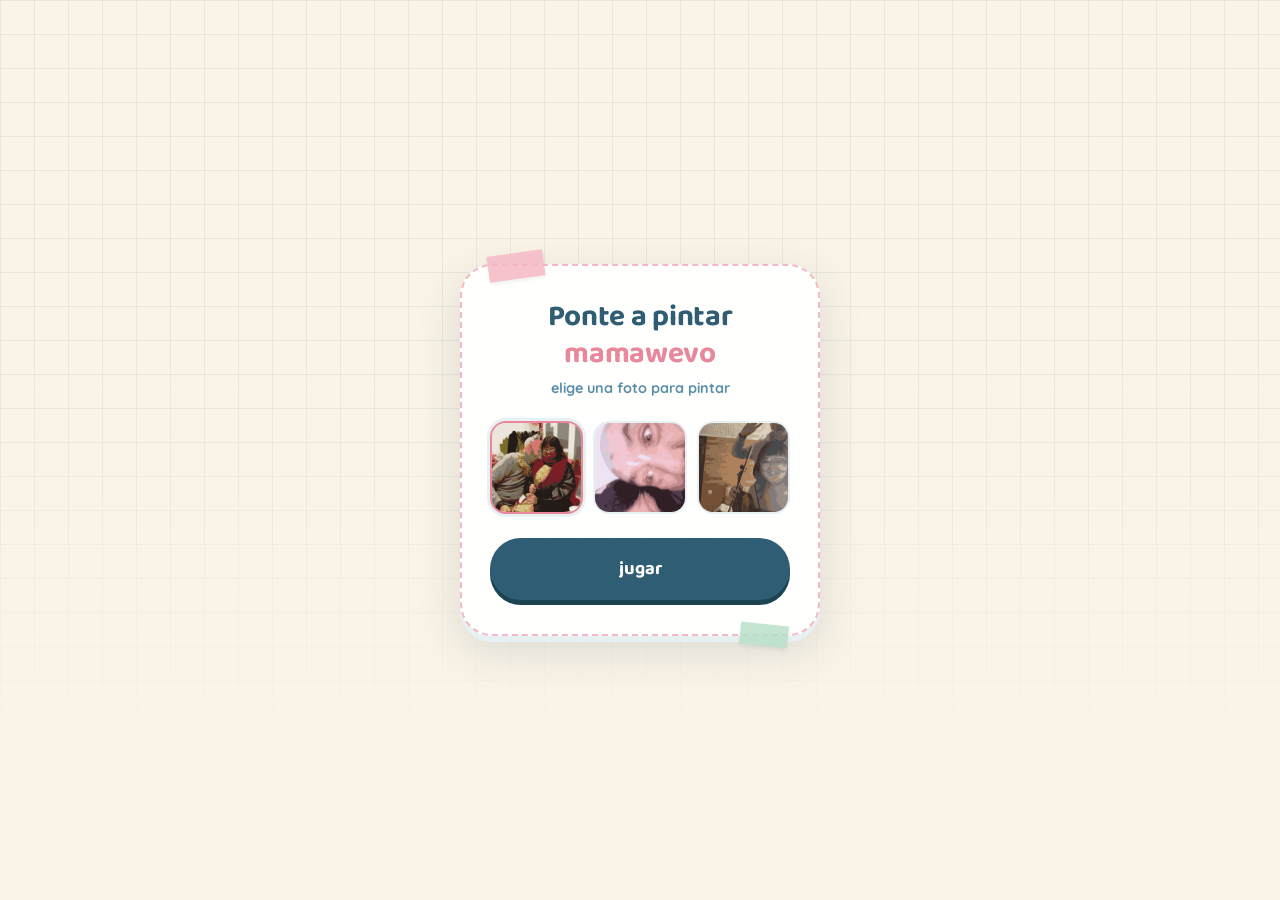
<file: game.html>
<!DOCTYPE html>
<html lang="es">
<head>
  <meta charset="UTF-8">
  <meta name="viewport" content="width=device-width, initial-scale=1.0">
  <title>Ponte a pintar mamawevo ✦</title>
  <link rel="preconnect" href="https://fonts.googleapis.com">
  <link rel="preconnect" href="https://fonts.gstatic.com" crossorigin>
  <link href="https://fonts.googleapis.com/css2?family=Baloo+2:wght@500;700;800&family=Quicksand:wght@500;600;700&display=swap" rel="stylesheet">
  <style>
    /* ══════════════════════════════════════════ RESET & TOKENS ══════════════════════════════════════════ */
    *, *::before, *::after { box-sizing: border-box; margin: 0; padding: 0; }
    :root {
      --blue-dark:  #2f5d73;
      --blue-mid:   #5b8fa8;
      --blue-light: #a9cbd6;
      --blue-pale:  #e7f1f3;
      --blue-ultra: #f7fbfb;
      --white:      #ffffff;
      --shadow:     rgba(47, 93, 115, 0.16);
      --cream:      #faf3e7;
      --cream-line: rgba(47, 93, 115, 0.08);
      --tape-pink:  #f4b8c4;
      --tape-mint:  #b9e0c9;
      --tape-yellow:#f6dd9b;
      --accent:     #e8889a;
      --font-display: 'Baloo 2', 'Segoe UI', sans-serif;
      --font-body:    'Quicksand', 'Segoe UI', sans-serif;
    }
    html, body { height: 100%; }
    body {
      font-family: var(--font-body);
      color: var(--blue-dark);
      overflow-x: hidden;
      position: relative;
      min-height: 100vh;
      /* fondo crema cálido y sólido, como una hoja de scrapbook,
         en vez de un degradado multicolor */
      background: var(--cream);
    }
    /* Capa de cuadrícula: un grid sutil de líneas tipo "papel cuadriculado"
       que se desvanece hacia la parte inferior de la pantalla. */
    body::before {
      content: '';
      position: fixed;
      inset: 0;
      z-index: 0;
      pointer-events: none;
      background-image:
        linear-gradient(var(--cream-line) 1px, transparent 1px),
        linear-gradient(90deg, var(--cream-line) 1px, transparent 1px);
      background-size: 34px 34px;
      -webkit-mask-image: linear-gradient(to bottom, rgba(0,0,0,1) 0%, rgba(0,0,0,1) 40%, rgba(0,0,0,0) 85%);
      mask-image: linear-gradient(to bottom, rgba(0,0,0,1) 0%, rgba(0,0,0,1) 40%, rgba(0,0,0,0) 85%);
    }
    /* Capa de chispitas: unas pocas estrellitas blancas con borde fino,
       sin glow exagerado, flotando despacio. */
    #sparkleLayer {
      position: fixed;
      inset: 0;
      z-index: 0;
      pointer-events: none;
      overflow: hidden;
    }
    .sparkle {
      position: absolute;
      color: #ffffff;
      -webkit-text-stroke: 1px rgba(47, 93, 115, 0.18);
      animation: sparkle-float linear infinite, sparkle-twinkle ease-in-out infinite;
      user-select: none;
    }
    @keyframes sparkle-float {
      from { transform: translateY(0); }
      to   { transform: translateY(-120vh); }
    }
    @keyframes sparkle-twinkle {
      0%, 100% { opacity: 0.25; transform: scale(0.85); }
      50% { opacity: 0.9; transform: scale(1.05); }
    }
    /* Todo el contenido real va por encima de las capas decorativas */
    .screen, #sparkleLayer + * { position: relative; z-index: 1; }
    .screen { position: relative; z-index: 1; }

    /* ══════════════════════════════════════════ SCREENS ══════════════════════════════════════════ */
    .screen {
      min-height: 100vh;
      display: flex;
      align-items: center;
      justify-content: center;
      padding: 1.5rem 1rem;
    }
    .screen.hidden { display: none !important; }

    /* ══════════════════════════════════════════ MENU SCREEN ══════════════════════════════════════════ */
    .menu-card {
      background: rgba(255,255,255,0.94);
      border-radius: 32px;
      border: 2.5px dashed var(--tape-pink);
      padding: 2.1rem 1.75rem;
      max-width: 360px;
      width: 100%;
      text-align: center;
      box-shadow: 0 6px 0 var(--blue-pale), 0 14px 44px var(--shadow);
      position: relative;
    }
    .menu-card::before {
      content: '';
      position: absolute;
      top: -13px;
      left: 26px;
      width: 56px;
      height: 26px;
      background: var(--tape-pink);
      opacity: 0.85;
      transform: rotate(-8deg);
      box-shadow: 0 2px 4px rgba(0,0,0,0.08);
    }
    .menu-card::after {
      content: '';
      position: absolute;
      bottom: -12px;
      right: 30px;
      width: 48px;
      height: 22px;
      background: var(--tape-mint);
      opacity: 0.85;
      transform: rotate(6deg);
      box-shadow: 0 2px 4px rgba(0,0,0,0.08);
    }
    .game-title {
      font-family: var(--font-display);
      font-size: 1.85rem;
      font-weight: 700;
      color: var(--blue-dark);
      margin-bottom: 0.4rem;
      letter-spacing: -0.01em;
      line-height: 1.2;
    }
    .title-accent {
      display: inline-block;
      margin-top: 2px;
      color: var(--accent);
    }
    .game-sub {
      font-family: var(--font-body);
      font-size: 0.9rem;
      font-weight: 700;
      color: var(--blue-mid);
      margin-bottom: 1.5rem;
    }
    .photos-grid {
      display: grid;
      grid-template-columns: repeat(3, 1fr);
      gap: 10px;
      margin-bottom: 1.5rem;
    }
    .photo-frame {
      border-radius: 16px;
      border: 2.5px solid var(--blue-pale);
      overflow: hidden;
      cursor: pointer;
      aspect-ratio: 1;
      background: var(--blue-pale);
      transition: all 0.2s;
      display: flex;
      align-items: center;
      justify-content: center;
      font-size: 1.6rem;
    }
    .photo-frame:hover { border-color: var(--tape-pink); transform: scale(1.05) rotate(-1deg); }
    .photo-frame.selected { border-color: var(--accent); box-shadow: 0 0 0 3px var(--blue-pale); }
    .photo-frame img { width: 100%; height: 100%; object-fit: cover; display: block; }
    .btn-play {
      width: 100%;
      padding: 1rem;
      font-family: var(--font-display);
      background: var(--blue-dark);
      color: white;
      border: none;
      border-radius: 50px;
      font-size: 1.15rem;
      font-weight: 700;
      cursor: pointer;
      box-shadow: 0 5px 0 #1d4252;
      transition: transform 0.12s, box-shadow 0.12s;
    }
    .btn-play:hover { transform: translateY(-2px); box-shadow: 0 7px 0 #1d4252; }
    .btn-play:active { transform: translateY(3px); box-shadow: 0 2px 0 #1d4252; }

    /* ══════════════════════════════════════════ GAME SCREEN ══════════════════════════════════════════ */
    #gameScreen { flex-direction: column; padding: 0; }
    .game-topbar {
      display: flex;
      align-items: center;
      gap: 10px;
      padding: 0.6rem 1rem;
      background: rgba(255,255,255,0.92);
      border-bottom: 2px dashed var(--blue-pale);
      flex-shrink: 0;
    }
    .btn-back {
      background: var(--blue-pale);
      border: 2px solid var(--blue-pale);
      border-radius: 50px;
      padding: 0.35rem 0.85rem;
      font-size: 0.8rem;
      font-weight: 800;
      font-family: var(--font-body);
      color: var(--blue-dark);
      cursor: pointer;
      transition: all 0.15s;
    }
    .btn-back:hover { background: var(--blue-pale); }
    .topbar-title {
      font-family: var(--font-display);
      font-weight: 700;
      font-size: 0.95rem;
      flex: 1;
      text-align: center;
      white-space: nowrap;
      overflow: hidden;
    }
    .progress-wrap {
      width: 70px;
      height: 10px;
      background: #f3e0f0;
      border-radius: 10px;
      overflow: hidden;
    }
    .progress-bar {
      height: 100%;
      width: 0%;
      background: var(--blue-mid);
      transition: width 0.5s cubic-bezier(0.34, 1.56, 0.64, 1);
    }

    .game-layout {
      flex: 1;
      display: flex;
      min-height: 0;
      overflow: hidden;
    }
    .canvas-wrap {
      flex: 1;
      display: flex;
      align-items: center;
      justify-content: center;
      background: var(--blue-ultra);
      padding: 12px;
      position: relative;
      min-height: 0;
    }
    .canvas-container {
      position: relative;
      display: inline-block;
    }
    #gameCanvas {
      display: block;
      border-radius: 16px;
      border: 3px dashed var(--blue-light);
      box-shadow: 0 6px 28px var(--shadow);
      cursor: crosshair;
      max-width: 100%;
      max-height: 100%;
    }
    @keyframes shake {
      0%, 100% { transform: translateX(0); }
      20% { transform: translateX(-6px); }
      40% { transform: translateX(6px); }
      60% { transform: translateX(-4px); }
      80% { transform: translateX(4px); }
    }
    .region-labels {
      position: absolute;
      top: 0;
      left: 0;
      width: 100%;
      height: 100%;
      pointer-events: none;
    }
    .region-num {
      position: absolute;
      transform: translate(-50%, -50%);
      display: flex;
      align-items: center;
      justify-content: center;
      font-weight: 900;
      pointer-events: none;
      user-select: none;
      line-height: 1;
      white-space: nowrap;
      border-radius: 50%;
      background: rgba(255,255,255,0.92);
      border: 1.5px solid rgba(37, 99, 176, 0.35);
      box-shadow: 0 1px 4px rgba(37,99,176,0.18);
      transition: opacity 0.25s, transform 0.25s;
    }
    .region-num.faded { opacity: 0; transform: translate(-50%, -50%) scale(0.4); }
    .loading-overlay {
      position: absolute;
      inset: 0;
      background: rgba(232,240,254,0.95);
      display: flex;
      flex-direction: column;
      align-items: center;
      justify-content: center;
      gap: 12px;
      z-index: 10;
      font-weight: 700;
      font-size: 0.9rem;
    }
    .loading-spinner {
      width: 38px;
      height: 38px;
      border: 4px solid var(--blue-light);
      border-top-color: var(--blue-dark);
      border-radius: 50%;
      animation: spin 0.8s linear infinite;
    }
    @keyframes spin { to { transform: rotate(360deg); } }

    .palette-panel {
      width: 118px;
      flex-shrink: 0;
      background: rgba(255,255,255,0.92);
      border-left: 2px dashed var(--blue-pale);
      padding: 0.8rem 0.55rem;
      display: flex;
      flex-direction: column;
      gap: 6px;
      overflow-y: auto;
    }
    .palette-header {
      font-family: var(--font-display);
      font-size: 0.75rem;
      font-weight: 700;
      text-align: center;
      padding-bottom: 4px;
      border-bottom: 2px dashed var(--blue-pale);
    }
    .palette-swatches { display: flex; flex-direction: column; gap: 6px; flex: 1; }
    .swatch-row {
      display: flex;
      align-items: center;
      gap: 7px;
      padding: 6px 7px;
      border-radius: 14px;
      border: 2px solid transparent;
      cursor: pointer;
      background: var(--blue-ultra);
      transition: all 0.15s;
    }
    .swatch-row:hover { border-color: var(--tape-pink); transform: scale(1.04); }
    .swatch-row.active { border-color: var(--accent); background: var(--blue-pale); transform: scale(1.06); box-shadow: 0 2px 8px var(--shadow); }
    .swatch-row.correct { opacity: 0.32; pointer-events: none; filter: grayscale(0.6); }
    .swatch-circle {
      width: 24px;
      height: 24px;
      border-radius: 50%;
      border: 2px solid rgba(255,255,255,0.8);
      flex-shrink: 0;
      box-shadow: 0 2px 5px rgba(0,0,0,0.14);
      display: flex;
      align-items: center;
      justify-content: center;
      font-size: 0.68rem;
      font-weight: 900;
    }
    .swatch-num { font-size: 0.72rem; font-weight: 800; color: var(--blue-dark); opacity: 0.75; }
    .palette-hint {
      font-family: var(--font-body);
      font-size: 0.62rem;
      font-weight: 700;
      color: var(--blue-mid);
      text-align: center;
      padding-top: 4px;
      border-top: 1px dashed var(--blue-pale);
      min-height: 1.4em;
    }

    /* ══════════════════════════════════════════ WIN SCREEN ══════════════════════════════════════════ */
    .win-card {
      background: rgba(255,255,255,0.94);
      border-radius: 32px;
      border: 2.5px dashed var(--tape-pink);
      padding: 2.2rem 1.5rem;
      max-width: 400px;
      width: 100%;
      text-align: center;
      box-shadow: 0 6px 0 var(--blue-pale), 0 18px 54px var(--shadow);
      position: relative;
      overflow: hidden;
    }
    .win-emoji { font-size: 3.5rem; margin: 1rem 0; animation: win-bounce 2s ease-in-out infinite; }
    @keyframes win-bounce { 0%, 100% { transform: translateY(0); } 50% { transform: translateY(-6px); } }
    .win-title {
      font-family: var(--font-display);
      font-size: 2rem;
      font-weight: 700;
      color: var(--accent);
      margin: 0.5rem 0;
    }
    .win-sub { font-family: var(--font-body); font-size: 0.95rem; font-weight: 700; color: var(--blue-mid); margin-bottom: 1rem; }
    .win-canvas { border-radius: 18px; border: 3px solid var(--blue-pale); max-width: 100%; margin: 1rem 0; box-shadow: 0 8px 24px var(--shadow); }

    /* ══════════════════════════════════════════ MOBILE ══════════════════════════════════════════ */
    @media (max-width: 640px) {
      .game-layout { flex-direction: column; }
      .palette-panel {
        width: 100%;
        height: 88px;
        flex-direction: row;
        flex-shrink: 0;
        border-left: none;
        border-top: 2px dashed var(--blue-light);
        padding: 8px 12px;
        overflow-x: auto;
        overflow-y: hidden;
        align-items: center;
        -webkit-overflow-scrolling: touch;
        /* sin esto, los navegadores móviles pueden encoger el contenido
           del flex en vez de permitir scroll, dejando colores fuera de
           alcance e inaccesibles */
        flex-wrap: nowrap;
      }
      .palette-header { display: none; }
      .palette-hint { display: none; }
      .palette-swatches {
        flex-direction: row;
        gap: 9px;
        flex-wrap: nowrap;
        height: 100%;
        align-items: center;
        /* fuerza a que el contenido pueda exceder el ancho visible,
           habilitando así el scroll en vez de comprimir los swatches */
        width: max-content;
        min-width: max-content;
      }
      .swatch-row {
        flex-direction: column;
        gap: 3px;
        min-width: 52px;
        flex-shrink: 0;
      }
      .swatch-circle { width: 28px; height: 28px; }
    }
  </style>
</head>
<body>
<div id="sparkleLayer"></div>

<!-- MENU SCREEN -->
<div class="screen" id="menuScreen">
  <div class="menu-card">
    <h1 class="game-title">Ponte a pintar<br><span class="title-accent">mamawevo</span></h1>
    <p class="game-sub">elige una foto para pintar</p>
    <div class="photos-grid" id="photosGrid"></div>
    <button class="btn-play" onclick="startGame()">jugar</button>
  </div>
</div>

<!-- GAME SCREEN -->
<div class="screen hidden" id="gameScreen">
  <div class="game-topbar">
    <button class="btn-back" onclick="goMenu()">← volver</button>
    <span class="topbar-title">Ponte a pintar mamawevo</span>
    <div class="progress-wrap"><div class="progress-bar" id="progressBar"></div></div>
  </div>
  <div class="game-layout">
    <div class="canvas-wrap" id="canvasWrap">
      <div class="loading-overlay" id="loadingOverlay">
        <div class="loading-spinner"></div>
        <p>procesando imagen…</p>
      </div>
      <div class="canvas-container" id="canvasContainer">
        <canvas id="gameCanvas"></canvas>
        <div class="region-labels" id="regionLabels"></div>
      </div>
    </div>
    <div class="palette-panel">
      <div class="palette-header">🎨 paleta</div>
      <div class="palette-swatches" id="paletteSwatches"></div>
      <div class="palette-hint" id="paletteHint">toca región, luego color</div>
    </div>
  </div>
</div>

<!-- WIN SCREEN -->
<div class="screen hidden" id="winScreen">
  <div class="win-card">
    <div class="win-emoji">🎉</div>
    <h2 class="win-title">¡Lo lograste!</h2>
    <p class="win-sub">Completaste el cuadro~</p>
    <canvas id="winCanvas" class="win-canvas"></canvas>
    <button class="btn-play" onclick="goMenu()" style="max-width:200px;">✦ volver al menú</button>
  </div>
</div>

<script>
'use strict';

const PHOTOS = [
  { id: 0, src: 'img/1.png', label: 'foto 1' },
  { id: 1, src: 'img/2.png', label: 'foto 2' },
  { id: 2, src: 'img/3.png', label: 'foto 3' },
];

const MAX_COLORS = 7;
const KMEANS_ITERS = 25;
const SAMPLE_STEP = 3;
const SMOOTH_PASSES = 4;
// Regiones por debajo de este tamaño se fusionan con la región vecina
// más grande del mismo color (evita "miguitas" sueltas).
const MERGE_MIN_PX = 180;
// Por debajo de este tamaño tras la fusión, la región se rellena sola
// en lugar de pedir al jugador que pinte una zona casi invisible.
const MIN_REGION_PX = 900;
// Por debajo de este tamaño no se dibuja número (regiones jugables muy
// pequeñas igualmente se pintan al tocar la zona, solo no llevan etiqueta).
const LABEL_MIN_PX = 900;
// Distancia mínima en píxeles de imagen entre dos etiquetas para que
// ambas se muestren; si están más cerca, se omite la más pequeña.
const LABEL_MIN_DIST = 26;

let selectedPhotoIdx = 0;
let gameState = null;

/* ──────────────────────────────────────────────── UTILS ──────────────────────────────────────────────── */
function showScreen(id) {
  document.querySelectorAll('.screen').forEach(s => s.classList.add('hidden'));
  document.getElementById(id).classList.remove('hidden');
}

function colorDistSq(a, b) {
  return (a[0]-b[0])**2 + (a[1]-b[1])**2 + (a[2]-b[2])**2;
}

function relativeLuminance([r, g, b]) {
  // Percepción de brillo estándar (coeficientes ITU-R BT.601),
  // usada para ordenar la paleta de claro a oscuro de forma intuitiva.
  return 0.299 * r + 0.587 * g + 0.114 * b;
}

function bestTextColor([r, g, b]) {
  return relativeLuminance([r, g, b]) > 150 ? '#2563b0' : '#ffffff';
}

/* ──────────────────────────────────────────────── MENU ──────────────────────────────────────────────── */
function buildGrid() {
  const grid = document.getElementById('photosGrid');
  grid.innerHTML = '';
  PHOTOS.forEach(p => {
    const frame = document.createElement('div');
    frame.className = 'photo-frame' + (p.id === selectedPhotoIdx ? ' selected' : '');
    frame.onclick = () => { selectedPhotoIdx = p.id; buildGrid(); };
    const img = document.createElement('img');
    img.src = p.src;
    img.alt = p.label;
    img.onerror = function() { this.parentElement.innerHTML = '📷'; };
    frame.appendChild(img);
    grid.appendChild(frame);
  });
}

function startGame() {
  const photo = PHOTOS[selectedPhotoIdx];
  showScreen('gameScreen');
  document.getElementById('loadingOverlay').style.display = 'flex';
  document.getElementById('loadingOverlay').innerHTML =
    '<div class="loading-spinner"></div><p>procesando imagen…</p>';
  document.getElementById('regionLabels').innerHTML = '';
  document.getElementById('paletteSwatches').innerHTML = '';
  document.getElementById('progressBar').style.width = '0%';
  gameState = null;

  const img = new Image();
  img.crossOrigin = 'anonymous';
  img.onload = () => processImage(img);
  img.onerror = () => {
    document.getElementById('loadingOverlay').innerHTML = '<p style="color:#e05;">Error cargando imagen</p>';
  };
  img.src = photo.src;
}

function goMenu() {
  showScreen('menuScreen');
  gameState = null;
}

/* ──────────────────────────────────────────────── IMAGE PROCESSING ──────────────────────────────────────────────── */
function processImage(img) {
  setTimeout(() => {
    try { _processImage(img); }
    catch (e) {
      console.error(e);
      document.getElementById('loadingOverlay').innerHTML = '<p style="color:#e05;">' + e.message + '</p>';
    }
  }, 50);
}

function _processImage(img) {
  const maxDim = 500;
  let gw = img.naturalWidth, gh = img.naturalHeight;
  if (gw > maxDim || gh > maxDim) {
    const s = Math.min(maxDim / gw, maxDim / gh);
    gw = Math.round(gw * s);
    gh = Math.round(gh * s);
  }

  const off = document.createElement('canvas');
  off.width = gw; off.height = gh;
  const offCtx = off.getContext('2d', { willReadFrequently: true });
  offCtx.drawImage(img, 0, 0, gw, gh);
  const pixels = offCtx.getImageData(0, 0, gw, gh).data;

  let { palette, assignment } = kmeansQuantize(pixels, gw, gh, MAX_COLORS, KMEANS_ITERS, SAMPLE_STEP);
  smoothAssignment(assignment, gw, gh, palette.length, SMOOTH_PASSES);

  // ── Reordenar la paleta de más claro a más oscuro ──
  // Esto es lo que hace que la numeración sea intuitiva: el color 1
  // siempre es el más claro del cuadro y los números van "oscureciendo"
  // en orden, en vez de depender del azar de k-means.
  const order = palette
    .map((c, i) => ({ i, lum: relativeLuminance(c) }))
    .sort((a, b) => b.lum - a.lum) // claro -> oscuro
    .map(o => o.i);
  const remap = new Array(palette.length);
  order.forEach((origIdx, newIdx) => { remap[origIdx] = newIdx; });
  palette = order.map(i => palette[i]);
  const remappedAssignment = new Uint8Array(assignment.length);
  for (let i = 0; i < assignment.length; i++) remappedAssignment[i] = remap[assignment[i]];
  assignment = remappedAssignment;

  const { regionMap, regions } = labelRegions(assignment, gw, gh);
  mergeSmallRegions(regionMap, regions, gw, gh);

  const displayNum = {};
  let displayIdx = 1;
  for (let i = 0; i < palette.length; i++) {
    const hasRegion = regions.some(r => r.colorIdx === i && r.pixelCount >= MIN_REGION_PX);
    if (hasRegion) displayNum[i] = displayIdx++;
  }

  const outlineCanvas = buildOutlineCanvas(pixels, regionMap, gw, gh);
  const canvas = document.getElementById('gameCanvas');
  const wrapEl = document.getElementById('canvasWrap');
  const maxCanW = wrapEl.clientWidth - 24;
  const maxCanH = wrapEl.clientHeight - 24;
  const dispScale = Math.min(maxCanW / gw, maxCanH / gh, 1);
  canvas.width = gw;
  canvas.height = gh;
  canvas.style.width = Math.round(gw * dispScale) + 'px';
  canvas.style.height = Math.round(gh * dispScale) + 'px';

  const outCtx = outlineCanvas.getContext('2d');
  const baseImgData = outCtx.getImageData(0, 0, gw, gh);
  const basePixelData = new Uint8ClampedArray(baseImgData.data);

  const isEdgePx = new Uint8Array(gw * gh);
  for (let i = 0; i < gw * gh; i++) {
    if (basePixelData[i*4] === 37 && basePixelData[i*4+1] === 99 && basePixelData[i*4+2] === 176 && basePixelData[i*4+3] > 100) {
      isEdgePx[i] = 1;
    }
  }

  const regionPixels = Array.from({ length: regions.length }, () => []);
  for (let i = 0; i < gw * gh; i++) {
    if (!isEdgePx[i]) regionPixels[regionMap[i]].push(i);
  }

  const workingData = new Uint8ClampedArray(basePixelData);

  gameState = {
    gw, gh, palette, regionMap, regions, regionPixels, isEdgePx, basePixelData, workingData, outlineCanvas,
    displayNum, filled: {}, selectedRegion: null, selectedColor: null, totalRegions: 0, filledCount: 0, dispScale,
  };

  for (let rid = 0; rid < regions.length; rid++) {
    if (regions[rid].pixelCount < MIN_REGION_PX) {
      gameState.filled[rid] = 'auto';
      const [r, g, b] = palette[regions[rid].colorIdx];
      for (const i of regionPixels[rid]) {
        workingData[i*4] = r;
        workingData[i*4+1] = g;
        workingData[i*4+2] = b;
        workingData[i*4+3] = 255;
      }
    } else {
      gameState.totalRegions++;
    }
  }

  // IMPORTANTE: clonar el canvas (para limpiar listeners de partidas
  // anteriores) tiene que pasar ANTES de dibujar nada en él. Clonar un
  // <canvas> no copia su contenido pixel a pixel, así que si se dibuja
  // primero y se clona después, el dibujo desaparece y el lienzo se ve
  // en blanco hasta el primer commitDraw() posterior (al pintar la
  // primera región). Por eso se reordena aquí.
  setupCanvasInteraction(canvas);
  commitDraw();
  buildPalette(palette, regions, displayNum);
  buildRegionLabels(regions, displayNum, gw, gh, regionPixels);
  document.getElementById('loadingOverlay').style.display = 'none';
}

/* ──────────────────────────────────────────────── K-MEANS ──────────────────────────────────────────────── */
function kmeansQuantize(pixels, w, h, k, maxIter, step) {
  const n = w * h;
  const samples = [];
  for (let i = 0; i < n; i += step) {
    if (pixels[i*4+3] < 128) continue;
    samples.push([pixels[i*4], pixels[i*4+1], pixels[i*4+2]]);
  }
  if (samples.length === 0) throw new Error('No opaque pixels');

  const centroids = [samples[Math.floor(Math.random() * samples.length)]];
  while (centroids.length < Math.min(k, samples.length)) {
    const dists = samples.map(s => {
      let minD = Infinity;
      for (const c of centroids) { const d = colorDistSq(s, c); if (d < minD) minD = d; }
      return minD;
    });
    const total = dists.reduce((a, b) => a + b, 0);
    if (total === 0) { centroids.push([...samples[centroids.length]]); continue; }
    let r = Math.random() * total, idx = 0;
    for (let i = 0; i < dists.length; i++) { r -= dists[i]; if (r <= 0) { idx = i; break; } }
    centroids.push([...samples[idx]]);
  }
  const K = centroids.length;

  for (let iter = 0; iter < maxIter; iter++) {
    const sums = Array.from({ length: K }, () => [0, 0, 0, 0]);
    for (let i = 0; i < n; i += step) {
      if (pixels[i*4+3] < 128) continue;
      const rv = pixels[i*4], gv = pixels[i*4+1], bv = pixels[i*4+2];
      let best = 0, bestD = Infinity;
      for (let c = 0; c < K; c++) {
        const d = colorDistSq([rv, gv, bv], centroids[c]);
        if (d < bestD) { bestD = d; best = c; }
      }
      sums[best][0] += rv; sums[best][1] += gv; sums[best][2] += bv; sums[best][3]++;
    }
    let moved = false;
    for (let c = 0; c < K; c++) {
      if (!sums[c][3]) continue;
      const nr = sums[c][0]/sums[c][3], ng = sums[c][1]/sums[c][3], nb = sums[c][2]/sums[c][3];
      if (Math.abs(nr-centroids[c][0])>0.5 || Math.abs(ng-centroids[c][1])>0.5 || Math.abs(nb-centroids[c][2])>0.5) moved = true;
      centroids[c] = [nr, ng, nb];
    }
    if (!moved && iter > 3) break;
  }

  const assignment = new Uint8Array(n);
  for (let i = 0; i < n; i++) {
    if (pixels[i*4+3] < 128) { assignment[i] = 0; continue; }
    const rv = pixels[i*4], gv = pixels[i*4+1], bv = pixels[i*4+2];
    let best = 0, bestD = Infinity;
    for (let c = 0; c < K; c++) {
      const d = colorDistSq([rv, gv, bv], centroids[c]);
      if (d < bestD) { bestD = d; best = c; }
    }
    assignment[i] = best;
  }

  const palette = centroids.map(c => [Math.round(c[0]), Math.round(c[1]), Math.round(c[2])]);
  return { palette, assignment };
}

/* ──────────────────────────────────────────────── SMOOTH ──────────────────────────────────────────────── */
function smoothAssignment(assignment, w, h, k, passes) {
  const n = w * h;
  const counts = new Int32Array(k);
  let curr = new Uint8Array(assignment);
  let next = new Uint8Array(n);

  for (let pass = 0; pass < passes; pass++) {
    for (let y = 0; y < h; y++) {
      for (let x = 0; x < w; x++) {
        counts.fill(0);
        for (let dy = -1; dy <= 1; dy++) {
          const ny = y + dy;
          if (ny < 0 || ny >= h) continue;
          for (let dx = -1; dx <= 1; dx++) {
            const nx = x + dx;
            if (nx < 0 || nx >= w) continue;
            counts[curr[ny * w + nx]]++;
          }
        }
        let best = curr[y*w+x], bestC = 0;
        for (let c = 0; c < k; c++) {
          if (counts[c] > bestC) { bestC = counts[c]; best = c; }
        }
        next[y*w+x] = best;
      }
    }
    const tmp = curr; curr = next; next = tmp;
  }
  assignment.set(curr);
}

/* ──────────────────────────────────────────────── FLOOD-FILL ──────────────────────────────────────────────── */
function labelRegions(assignment, w, h) {
  const n = w * h;
  const regionMap = new Int32Array(n).fill(-1);
  const regions = [];
  const queue = new Int32Array(n);
  let nextId = 0;

  for (let start = 0; start < n; start++) {
    if (regionMap[start] !== -1) continue;
    const colorIdx = assignment[start];
    const rid = nextId++;
    regions.push({ colorIdx, pixelCount: 0 });

    let head = 0, tail = 0;
    queue[tail++] = start;
    regionMap[start] = rid;

    while (head < tail) {
      const px = queue[head++];
      regions[rid].pixelCount++;
      const x = px % w, y = (px / w) | 0;

      if (x > 0 && regionMap[px-1] === -1 && assignment[px-1] === colorIdx) { regionMap[px-1]=rid; queue[tail++]=px-1; }
      if (x < w-1 && regionMap[px+1] === -1 && assignment[px+1] === colorIdx) { regionMap[px+1]=rid; queue[tail++]=px+1; }
      if (y > 0 && regionMap[px-w] === -1 && assignment[px-w] === colorIdx) { regionMap[px-w]=rid; queue[tail++]=px-w; }
      if (y < h-1 && regionMap[px+w] === -1 && assignment[px+w] === colorIdx) { regionMap[px+w]=rid; queue[tail++]=px+w; }
    }
  }
  return { regionMap, regions };
}

/* ──────────────────────────────────────────────── MERGE SMALL REGIONS ──────────────────────────────────────────────── */
// Las regiones diminutas ("miguitas" que aparecen en zonas con textura o
// ruido) se fusionan con la región vecina más grande que tenga el MISMO
// color. Esto es clave para que el número total de zonas jugables baje
// drásticamente y la pantalla no se llene de etiquetas superpuestas.
function mergeSmallRegions(regionMap, regions, w, h) {
  const n = w * h;

  // Repetimos varias pasadas: al fusionar una región diminuta, su vecino
  // puede pasar a ser, a su vez, candidato de fusión con otro más grande.
  for (let pass = 0; pass < 3; pass++) {
    let mergedAny = false;

    // unionFind simplificado: cada región apunta a su "dueño final"
    const parent = regions.map((_, i) => i);
    function find(i) { while (parent[i] !== i) i = parent[i]; return i; }

    for (let rid = 0; rid < regions.length; rid++) {
      if (regions[rid].pixelCount === 0) continue;
      if (regions[rid].pixelCount >= MERGE_MIN_PX) continue;

      // Buscar, entre los vecinos directos, el de mayor tamaño con mismo color
      const neighborSize = new Map();
      for (let i = 0; i < n; i++) {
        if (regionMap[i] !== rid) continue;
        const x = i % w, y = (i / w) | 0;
        const checkNeighbor = (ni) => {
          const nrid = find(regionMap[ni]);
          if (nrid === find(rid)) return;
          if (regions[nrid].colorIdx !== regions[rid].colorIdx) return;
          neighborSize.set(nrid, (neighborSize.get(nrid) || 0) + 1);
        };
        if (x > 0) checkNeighbor(i - 1);
        if (x < w - 1) checkNeighbor(i + 1);
        if (y > 0) checkNeighbor(i - w);
        if (y < h - 1) checkNeighbor(i + w);
      }

      if (neighborSize.size === 0) continue;
      let bestNeighbor = -1, bestSize = -1;
      for (const [nrid, cnt] of neighborSize) {
        if (regions[nrid].pixelCount > bestSize) { bestSize = regions[nrid].pixelCount; bestNeighbor = nrid; }
      }
      if (bestNeighbor === -1) continue;

      const root = find(bestNeighbor);
      const me = find(rid);
      if (root === me) continue;
      parent[me] = root;
      regions[root].pixelCount += regions[me].pixelCount;
      regions[me].pixelCount = 0;
      mergedAny = true;
    }

    for (let i = 0; i < n; i++) regionMap[i] = find(regionMap[i]);

    if (!mergedAny) break;
  }
}

/* ──────────────────────────────────────────────── OUTLINE ──────────────────────────────────────────────── */
function buildOutlineCanvas(origPixels, regionMap, w, h) {
  const cvs = document.createElement('canvas');
  cvs.width = w; cvs.height = h;
  const ctx = cvs.getContext('2d');
  const imgData = ctx.createImageData(w, h);
  const d = imgData.data;

  for (let y = 0; y < h; y++) {
    for (let x = 0; x < w; x++) {
      const i = y * w + x;
      const rid = regionMap[i];
      let isEdge = false;
      if (!isEdge && x > 0 && regionMap[i-1] !== rid) isEdge = true;
      if (!isEdge && x < w-1 && regionMap[i+1] !== rid) isEdge = true;
      if (!isEdge && y > 0 && regionMap[i-w] !== rid) isEdge = true;
      if (!isEdge && y < h-1 && regionMap[i+w] !== rid) isEdge = true;

      if (isEdge) {
        d[i*4]=37; d[i*4+1]=99; d[i*4+2]=176; d[i*4+3]=220;
      } else {
        const rv = origPixels[i*4], gv = origPixels[i*4+1], bv = origPixels[i*4+2];
        const grey = 0.299*rv + 0.587*gv + 0.114*bv;
        const light = Math.min(255, Math.round(195 + grey * 0.24));
        d[i*4]=light; d[i*4+1]=light; d[i*4+2]=Math.min(255,light+18); d[i*4+3]=255;
      }
    }
  }

  ctx.putImageData(imgData, 0, 0);
  return cvs;
}

/* ──────────────────────────────────────────────── PALETTE ──────────────────────────────────────────────── */
function buildPalette(palette, regions, displayNum) {
  const container = document.getElementById('paletteSwatches');
  container.innerHTML = '';

  const hasPlayerRegion = new Array(palette.length).fill(false);
  regions.forEach((r, rid) => {
    if (gameState.filled[rid] !== 'auto') hasPlayerRegion[r.colorIdx] = true;
  });

  // Recorremos la paleta en orden (ya está ordenada claro -> oscuro),
  // así el panel lateral queda en el mismo orden que los números del lienzo.
  palette.forEach(([rv, gv, bv], idx) => {
    if (!hasPlayerRegion[idx]) return;
    const row = document.createElement('div');
    row.className = 'swatch-row';
    row.id = 'swatch-' + idx;
    row.onclick = () => selectColor(idx);

    const circle = document.createElement('div');
    circle.className = 'swatch-circle';
    circle.style.background = `rgb(${rv},${gv},${bv})`;
    circle.style.color = bestTextColor([rv, gv, bv]);
    circle.textContent = displayNum[idx] || '?';

    const num = document.createElement('span');
    num.className = 'swatch-num';
    num.textContent = '#' + (displayNum[idx] || '?');

    row.appendChild(circle);
    row.appendChild(num);
    container.appendChild(row);
  });
}

/* ──────────────────────────────────────────────── LABELS ──────────────────────────────────────────────── */
function buildRegionLabels(regions, displayNum, gw, gh, regionPixels) {
  const labelsDiv = document.getElementById('regionLabels');
  labelsDiv.innerHTML = '';

  // 1) Calcular la posición candidata de cada región jugable.
  const candidates = [];
  regions.forEach((r, rid) => {
    if (gameState.filled[rid] === 'auto') return;
    if (r.pixelCount < LABEL_MIN_PX) return;

    const pixels = regionPixels[rid] || [];
    if (!pixels.length) return;

    // Centroide del área en lugar del centro del bounding box: para formas
    // en L o muy irregulares, el centro geométrico cae fuera de la región.
    let sumX = 0, sumY = 0;
    for (const i of pixels) {
      sumX += i % gw;
      sumY += (i / gw) | 0;
    }
    let cx = Math.round(sumX / pixels.length);
    let cy = Math.round(sumY / pixels.length);

    // Si el centroide cae fuera de la propia región (formas cóncavas),
    // buscamos el píxel de la región más cercano a ese punto.
    const centroidIdx = cy * gw + cx;
    if (gameState.regionMap[centroidIdx] !== rid) {
      let best = pixels[0], bestD = Infinity;
      for (const i of pixels) {
        const x = i % gw, y = (i / gw) | 0;
        const d = (x - cx) ** 2 + (y - cy) ** 2;
        if (d < bestD) { bestD = d; best = i; }
      }
      cx = best % gw;
      cy = (best / gw) | 0;
    }

    candidates.push({ rid, colorIdx: r.colorIdx, cx, cy, count: pixels.length });
  });

  // 2) Colocar etiquetas de mayor a menor área. Si una candidata cae
  // demasiado cerca de una ya colocada, se descarta (evita superposición).
  // La región sigue siendo pintable al tocarla; solo se omite su número
  // cuando ya hay otro muy próximo.
  candidates.sort((a, b) => b.count - a.count);
  const placed = [];

  candidates.forEach(c => {
    const tooClose = placed.some(p => {
      const d = Math.hypot(p.cx - c.cx, p.cy - c.cy);
      return d < LABEL_MIN_DIST;
    });
    if (tooClose) return;
    placed.push(c);

    const el = document.createElement('div');
    el.className = 'region-num';
    el.id = 'label-' + c.rid;
    el.textContent = displayNum[c.colorIdx] != null ? displayNum[c.colorIdx] : '?';
    el.style.color = '#2563b0';

    // Tamaño proporcional al área de la región: regiones grandes llevan
    // números más legibles, regiones pequeñas no saturan el dibujo.
    const sizePx = Math.max(16, Math.min(30, 13 + Math.sqrt(c.count) * 0.5));
    el.style.width = sizePx + 'px';
    el.style.height = sizePx + 'px';
    el.style.fontSize = Math.max(9, sizePx * 0.46) + 'px';

    let leftP = (c.cx / gw * 100);
    let topP = (c.cy / gh * 100);
    leftP = Math.max(2, Math.min(98, leftP));
    topP = Math.max(2, Math.min(98, topP));
    el.style.left = leftP + '%';
    el.style.top = topP + '%';

    labelsDiv.appendChild(el);
  });
}

/* ──────────────────────────────────────────────── INTERACTION ──────────────────────────────────────────────── */
function setupCanvasInteraction(canvas) {
  canvas.replaceWith(canvas.cloneNode(true));
  const freshCanvas = document.getElementById('gameCanvas');
  freshCanvas.addEventListener('pointerdown', onCanvasPointer, { passive: false });
}

function onCanvasPointer(e) {
  e.preventDefault();
  if (!gameState) return;

  const canvas = document.getElementById('gameCanvas');
  const rect = canvas.getBoundingClientRect();
  const scaleX = gameState.gw / rect.width;
  const scaleY = gameState.gh / rect.height;
  const px = Math.floor((e.clientX - rect.left) * scaleX);
  const py = Math.floor((e.clientY - rect.top) * scaleY);

  if (px < 0 || py < 0 || px >= gameState.gw || py >= gameState.gh) return;

  const pixelIdx = py * gameState.gw + px;
  const regionId = gameState.regionMap[pixelIdx];

  if (gameState.filled[regionId] === 'auto') return;
  if (gameState.filled[regionId] === true) return;

  gameState.selectedRegion = regionId;

  if (gameState.selectedColor !== null) {
    tryFill(regionId, gameState.selectedColor);
  } else {
    document.getElementById('paletteHint').textContent = 'elige un color 🎨';
  }
}

function selectColor(colorIdx) {
  if (!gameState) return;
  gameState.selectedColor = colorIdx;

  document.querySelectorAll('.swatch-row').forEach(r => r.classList.remove('active'));
  const sw = document.getElementById('swatch-' + colorIdx);
  if (sw) sw.classList.add('active');

  document.getElementById('paletteHint').textContent = 'toca una región~';

  if (gameState.selectedRegion !== null && !gameState.filled[gameState.selectedRegion]) {
    tryFill(gameState.selectedRegion, colorIdx);
  }
}

function tryFill(regionId, colorIdx) {
  if (!gameState) return;
  const region = gameState.regions[regionId];
  if (!region || gameState.filled[regionId]) return;

  if (region.colorIdx === colorIdx) {
    gameState.filled[regionId] = true;
    gameState.filledCount++;

    const [r, g, b] = gameState.palette[colorIdx];
    for (const i of gameState.regionPixels[regionId]) {
      gameState.workingData[i*4] = r;
      gameState.workingData[i*4+1] = g;
      gameState.workingData[i*4+2] = b;
      gameState.workingData[i*4+3] = 255;
    }
    commitDraw();

    const lbl = document.getElementById('label-' + regionId);
    if (lbl) { lbl.classList.add('faded'); }

    const pct = (gameState.filledCount / gameState.totalRegions) * 100;
    document.getElementById('progressBar').style.width = Math.min(100, pct) + '%';

    const sw = document.getElementById('swatch-' + colorIdx);
    const allDone = gameState.regions.every((r, rid) => {
      if (r.colorIdx !== colorIdx) return true;
      if (gameState.filled[rid] === 'auto') return true;
      return gameState.filled[rid] === true;
    });
    if (allDone && sw) sw.classList.add('correct');

    document.getElementById('paletteHint').textContent = '¡bien! ✨';

    if (gameState.filledCount >= gameState.totalRegions) {
      setTimeout(showWinScreen, 500);
    }
  } else {
    const canvas = document.getElementById('gameCanvas');
    canvas.style.animation = 'none';
    setTimeout(() => { canvas.style.animation = 'shake 0.4s'; }, 10);
    document.getElementById('paletteHint').textContent = 'no es… intenta otro 🙈';
  }
}

function commitDraw() {
  const canvas = document.getElementById('gameCanvas');
  const ctx = canvas.getContext('2d');
  const imgData = ctx.createImageData(gameState.gw, gameState.gh);
  imgData.data.set(gameState.workingData);
  ctx.putImageData(imgData, 0, 0);
}

/* ──────────────────────────────────────────────── WIN ──────────────────────────────────────────────── */
function showWinScreen() {
  showScreen('winScreen');
  const srcCanvas = document.getElementById('gameCanvas');
  const winCanvas = document.getElementById('winCanvas');
  winCanvas.width = srcCanvas.width;
  winCanvas.height = srcCanvas.height;
  const scale = Math.min(280 / srcCanvas.width, 200 / srcCanvas.height, 1);
  winCanvas.style.width = Math.round(srcCanvas.width * scale) + 'px';
  winCanvas.style.height = Math.round(srcCanvas.height * scale) + 'px';
  winCanvas.getContext('2d').drawImage(srcCanvas, 0, 0);
}

/* ──────────────────────────────────────────────── SPARKLES ──────────────────────────────────────────────── */
// Genera un puñado de chispitas blancas que flotan lentamente de abajo
// hacia arriba con un parpadeo suave, dando ese aire kawaii al fondo.
// Se reciclan (loop) en vez de crear nuevas constantemente, para que el
// coste sea mínimo incluso en móviles.
function initSparkles() {
  const layer = document.getElementById('sparkleLayer');
  if (!layer) return;
  const glyphs = ['✦', '✧', '⋆', '✦'];
  const COUNT = window.innerWidth < 640 ? 14 : 24;

  for (let i = 0; i < COUNT; i++) {
    const el = document.createElement('span');
    el.className = 'sparkle';
    el.textContent = glyphs[i % glyphs.length];

    const size = 8 + Math.random() * 16;
    const left = Math.random() * 100;
    const floatDuration = 14 + Math.random() * 16;
    const twinkleDuration = 1.6 + Math.random() * 2.2;
    const delay = Math.random() * floatDuration;

    el.style.left = left + 'vw';
    el.style.top = (100 + Math.random() * 20) + 'vh';
    el.style.fontSize = size + 'px';
    el.style.animationDuration = floatDuration + 's, ' + twinkleDuration + 's';
    el.style.animationDelay = '-' + delay + 's, -' + (Math.random() * twinkleDuration) + 's';

    layer.appendChild(el);
  }
}

/* ──────────────────────────────────────────────── INIT ──────────────────────────────────────────────── */
buildGrid();
initSparkles();
</script>

</body>
</html>
</file>
